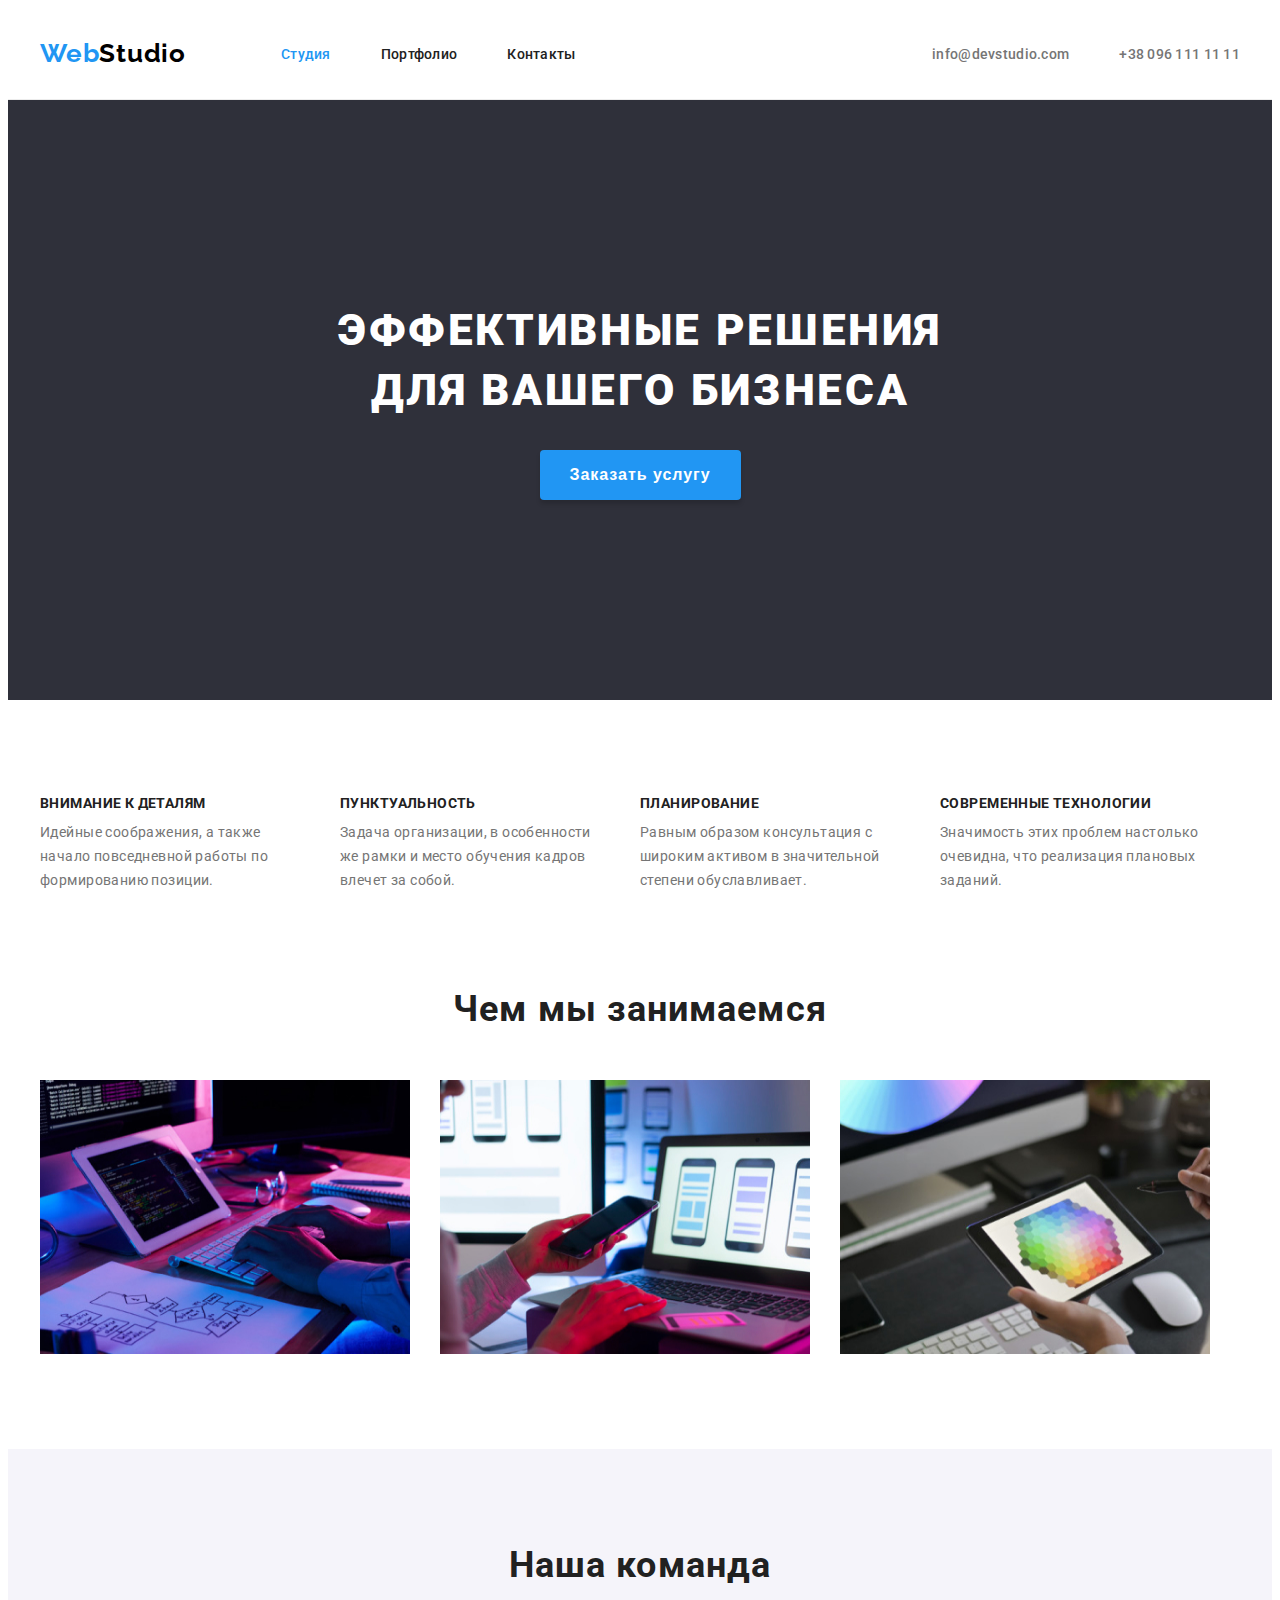
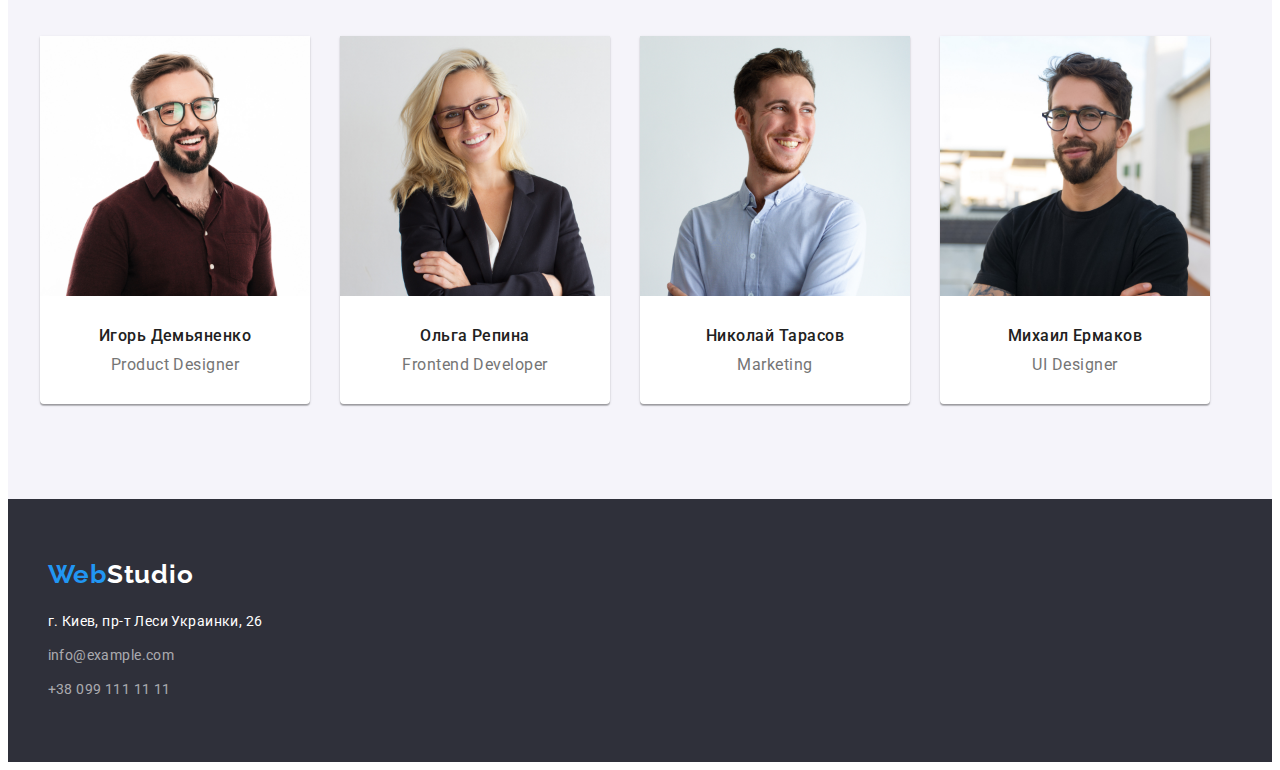
<file: index.html>
<!DOCTYPE html>
<html lang="ru">
<head>
    <meta charset="UTF-8">
    <meta name="viewport" content="width=device-width, initial-scale=1.0">
    <title>Студия</title>
    <link rel="preconnect" href="https://fonts.gstatic.com">
    <link href="https://fonts.googleapis.com/css2?family=Raleway:wght@700&family=Roboto:wght@400;500;700;900&display=swap" rel="stylesheet">
    <link rel="stylesheet" href="https://cdnjs.cloudflare.com/ajax/libs/modern-normalize/1.0.0/modern-normalize.min.css" integrity="sha512-ISS7cAi1PEhQ8jnbJpJZMd29NlhNj4AWYyLOSp2CE/CsHxTCu+r+t0D2yoJudVrd0/8fTVPUVDzY5Tvli75u/g==" crossorigin="anonymous" />
    <link rel="stylesheet" href="./css/style.css">
</head>
<body>
    <header class="header">
        <!--main navigation-->
        <div class="container">
            <nav class="main-nav">
                <!--main link -->
                <a class="main-link link" lang="en" href="./index.html"><span class="web">Web</span><span class="studio">Studio</span></a>
                <!--list of links to other pages of web-->
                <ul class="nav-list list">
                    <li class="nav-list-item">
                        <a class="nav-list-link link current" href="./index.html">Студия</a>
                    </li>
                 <li class="nav-list-item">
                        <a class="nav-list-link link" href="./portfolio.html">Портфолио</a>
                    </li>
                    <li class="nav-list-item">
                        <a class="nav-list-link link" href="#">Контакты</a>
                    </li>
                </ul>
            </nav>
            <!--list of contacts links-->
            <ul class="mail-tel-list list">
                <li class="mltel-list-item">
                    <a class="mail-link link" href="mailto:info@devstudio.com">info@devstudio.com</a>
                </li>
                <li class="mltel-list-item">
                    <a class="tel-link link" href="tel:+380961111111">+38 096 111 11 11</a>
                </li>
            </ul>
        </div>
    </header>
    <main>
        <!--HERO-->
        <section class="hero">
            <div class="container">
                <h1 class="hero-title">Эффективные решения <br> для вашего бизнеса</h1>
                <button class="modal-btn" type="button">Заказать услугу</button>
            </div>
        </section>
        <!--Our strengths-->
        <section class="strengths">
            <div class="container">
                <h2 class="strengths-title">Наши сильные стороны</h2>
                <ul class="strengths-list list">
                    <li class="str-list-item">
                        <h3 class="str-item-title">Внимание к деталям</h3>
                        <p class="str-item-descr">Идейные соображения, а также начало повседневной работы по формированию позиции.</p>
                    </li>
                    <li class="str-list-item">
                        <h3 class="str-item-title">Пунктуальность</h3>
                        <p class="str-item-descr">Задача организации, в особенности же рамки и место обучения кадров влечет за собой.</p>
                    </li>
                    <li class="str-list-item">
                        <h3 class="str-item-title">Планирование</h3>
                        <p class="str-item-descr">Равным образом консультация с широким активом в значительной степени обуславливает.</p>
                    </li>
                    <li class="str-list-item">
                        <h3 class="str-item-title">Современные технологии</h3>
                        <p class="str-item-descr">Значимость этих проблем настолько очевидна, что реализация плановых заданий.</p>
                    </li>
                </ul>
            </div>
        </section>
        <!--Our PROFESSION-->
        <section class="profession">
            <div class="container">
                <h2 class="section-title">Чем мы занимаемся</h2>
                <ul class="profession-list list">
                    <li class="profession-list-item">
                        <img src="./images/work/img_1.jpg" alt="Человек програмирует" width="370" height="274">
                    </li>
                    <li class="profession-list-item">
                        <img src="./images/work/img_2.jpg" alt="Человек адаптирует приложение/страницу под телефоны" width="370" height="274">
                    </li>
                    <li class="profession-list-item">
                        <img src="./images/work/img_3.jpg" alt="Человек занимаеться дизайном" width="370" height="274">
                    </li>
                </ul>
            </div>
        </section>
        <!--Our team -->
        <section class="team">
            <div class="container">
                <h2 class="section-title">Наша команда</h2>
                <ul class="team-list list">
                    <li class="team-list-item">
                        <img src="./images/team/igor.jpg" alt="Фото Игоря Демьяненко" width="270" height="260">
                        <div class="team-pad">
                            <h3 class="team-item-title">Игорь Демьяненко</h3>
                            <p class="team-item-descr" lang="en">Product Designer</p>
                        </div>
                    </li>
                    <li class="team-list-item">
                        <img src="./images/team/olga.jpg" alt="Фото Ольги Репиной" width="270" height="260">
                        <div class="team-pad">
                            <h3 class="team-item-title">Ольга Репина</h3>
                            <p class="team-item-descr" lang="en">Frontend Developer</p>
                        </div>
                    </li>
                    <li class="team-list-item">
                        <img src="./images/team/nicolay.jpg" alt="Фото Николая Тарасова" width="270" height="260">
                        <div class="team-pad">
                            <h3 class="team-item-title">Николай Тарасов</h3>
                            <p class="team-item-descr" lang="en">Marketing</p>
                        </div>
                    </li>
                    <li class="team-list-item">
                        <img src="./images/team/michael.jpg" alt="Фото Михаила Ермакова" width="270" height="260">
                        <div class="team-pad">
                            <h3 class="team-item-title">Михаил Ермаков</h3>
                            <p class="team-item-descr" lang="en">UI Designer</p>
                        </div>
                    </li>
                </ul>
            </div>
        </section>
    </main>
    <footer class="footer">
        <div class="container">
            <!--ссылка на главную страничку -->
            <a class="main-link link" lang="en" href="./index.html"><span class="web">Web</span><span class="studio-footer">Studio</span></a>
            <!--CONTACTS-->
            <address class="contacts">
                <ul class="contacts-list list">
                    <li class="contacts-list-item">
                        <a class="contacts-position-link link" href="https://goo.gl/maps/kBM2aUn1Re7FaLF18" target="_blank">г. Киев, пр-т Леси Украинки, 26</a>
                    </li>
                    <li class="contacts-list-item">
                        <a class="contacts-mail-link link" href="mailto:info@example.com">info@example.com</a>
                    </li>
                    <li class="contacts-list-item">
                        <a class="contacts-tel-link link" href="tel:+380991111111">+38 099 111 11 11</a>
                    </li>
                </ul>
            </address>
        </div>
    </footer>
</body>
</html>
</file>
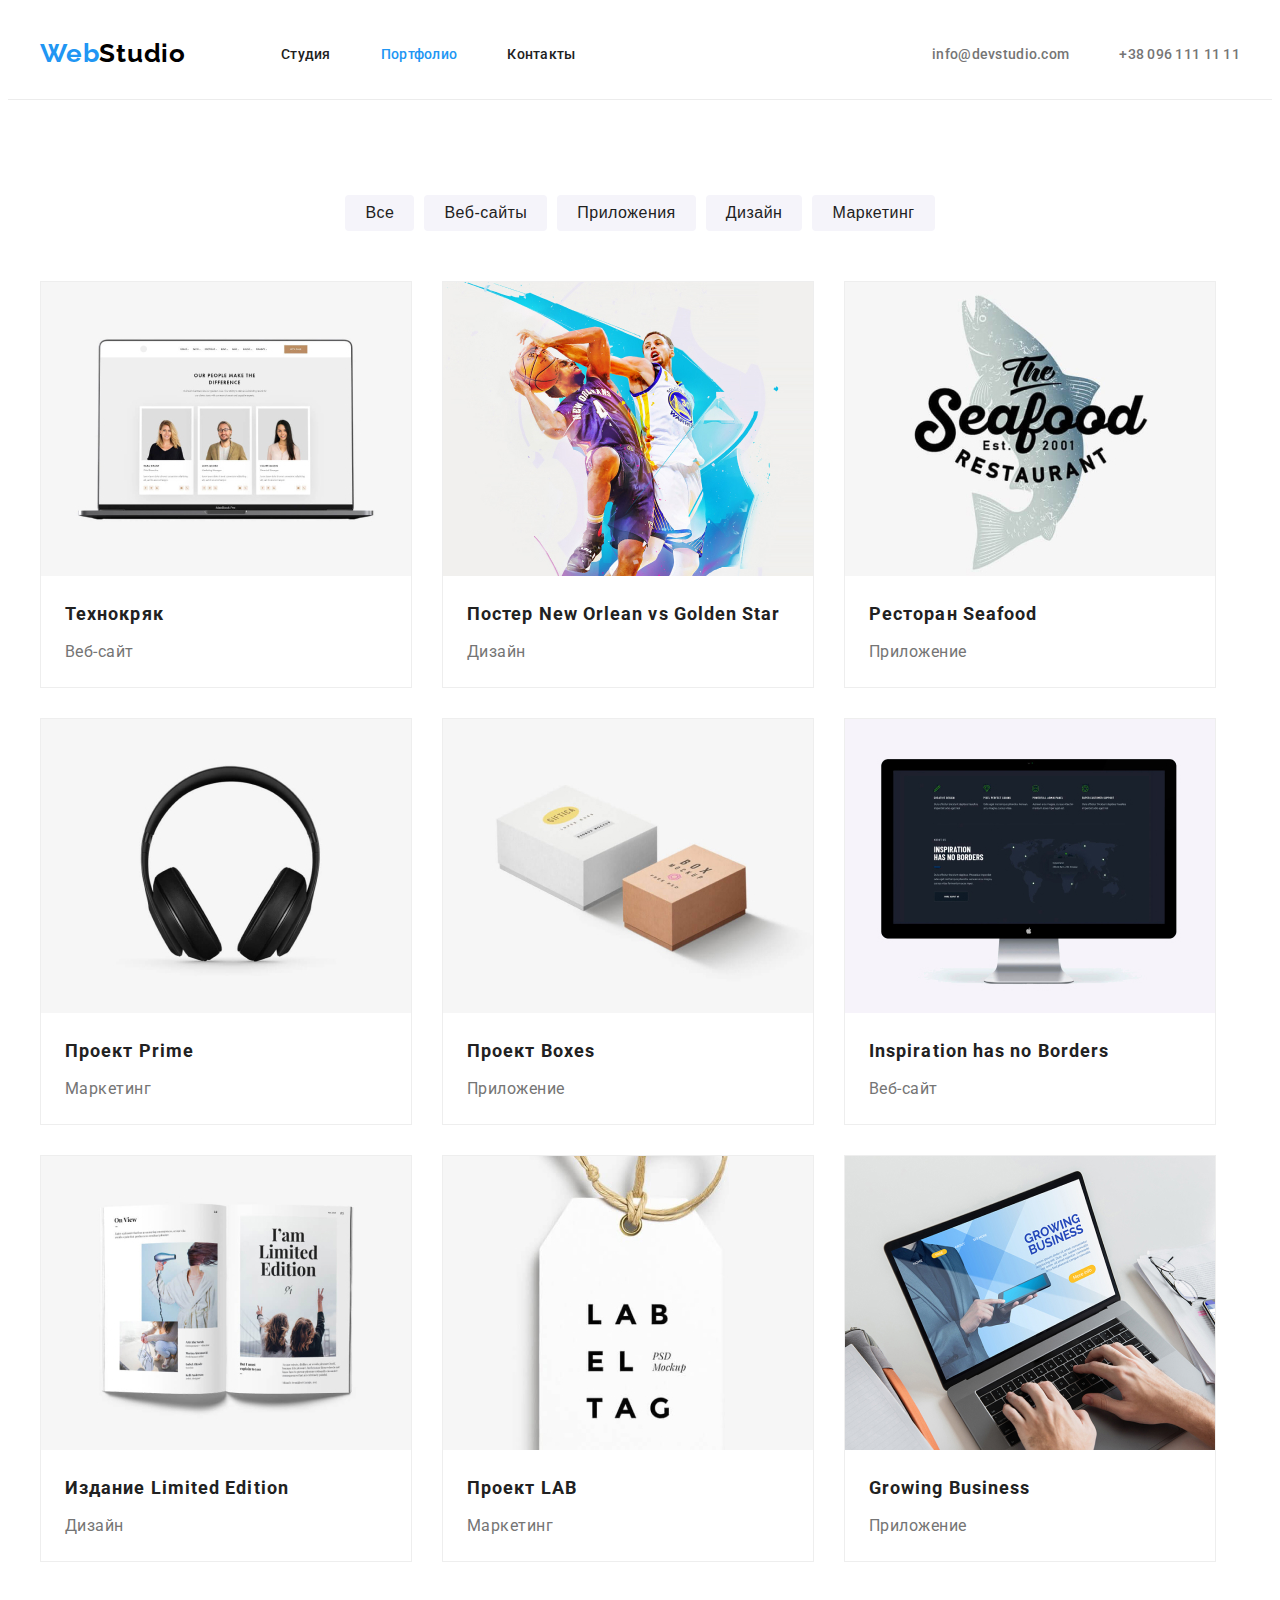
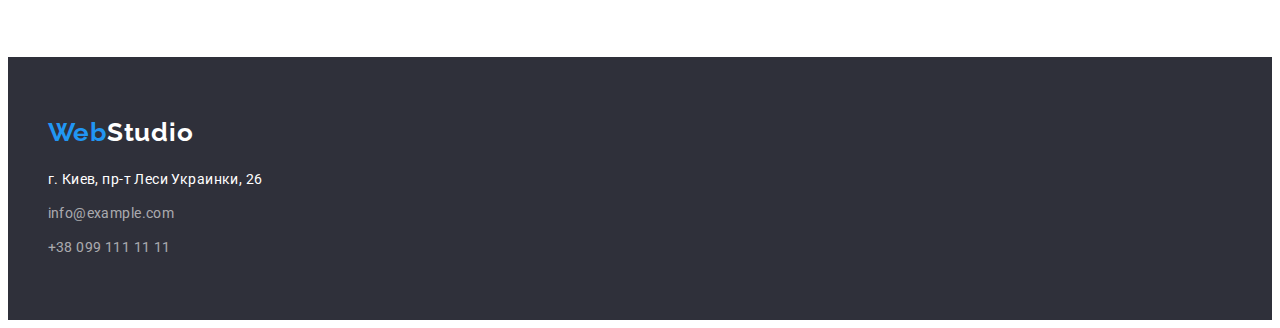
<file: portfolio.html>
<!DOCTYPE html>
<html lang="ru">
<head>
    <meta charset="UTF-8">
    <meta name="viewport" content="width=device-width, initial-scale=1.0">
    <title>Портфолио</title>
    <link rel="preconnect" href="https://fonts.gstatic.com">
    <link href="https://fonts.googleapis.com/css2?family=Raleway:wght@700&family=Roboto:wght@400;500;700;900&display=swap" rel="stylesheet">
    <link rel="stylesheet" href="https://cdnjs.cloudflare.com/ajax/libs/modern-normalize/1.0.0/modern-normalize.min.css" integrity="sha512-ISS7cAi1PEhQ8jnbJpJZMd29NlhNj4AWYyLOSp2CE/CsHxTCu+r+t0D2yoJudVrd0/8fTVPUVDzY5Tvli75u/g==" crossorigin="anonymous" />
    <link rel="stylesheet" href="./css/style.css">
</head>
<body>
    <header class="header">
        <!--main navigation-->
        <div class="container">
            <nav class="main-nav">
                <!--main link -->
                <a class="main-link link" lang="en" href="./index.html"><span class="web">Web</span><span class="studio">Studio</span></a>
                <!--list of links to other pages of web-->
                <ul class="nav-list list">
                    <li class="nav-list-item">
                        <a class="nav-list-link link" href="./index.html">Студия</a>
                    </li>
                 <li class="nav-list-item">
                        <a class="nav-list-link link current" href="./portfolio.html">Портфолио</a>
                    </li>
                    <li class="nav-list-item">
                        <a class="nav-list-link link" href="#">Контакты</a>
                    </li>
                </ul>
            </nav>
            <!--list of contacts links-->
            <ul class="mail-tel-list list">
                <li class="mltel-list-item">
                    <a class="mail-link link" href="mailto:info@devstudio.com">info@devstudio.com</a>
                </li>
                <li class="mltel-list-item">
                    <a class="tel-link link" href="tel:+380961111111">+38 096 111 11 11</a>
                </li>
            </ul>
        </div>
    </header>
    <main>
        <!--Our works/PORTFOLIO-->
       <section class="works">
           <div class="container">
                <h1 class="works-title">Наше Портфолио</h1>

                <!--filter buttons for portfolio-->
                <ul class="filter-list list">
                    <li class="filter-list-item">
                        <button class="filter-btn" type="button">Все</button>
                        </li>
                    <li class="filter-list-item">
                        <button class="filter-btn" type="button">Веб-сайты</button>
                        </li>
                    <li class="filter-list-item">
                        <button class="filter-btn" type="button">Приложения</button>
                        </li>
                    <li class="filter-list-item">
                        <button class="filter-btn" type="button">Дизайн</button>
                        </li>
                    <li class="filter-list-item">
                        <button class="filter-btn" type="button">Маркетинг</button>
                    </li>
                </ul>

                <!--WORKS/PORTFOLIO-->
                <ul class="works-list list">
                    <!--Web-site TechnoKryak-->
                    <li class="works-list-item">
                        <a class="works-item-link link" href="">
                            <img src="./images/portfolio/techkryak.jpg" alt="веб-сайт Технокряк" width = "370" height = "294">
                            <div class="portfolio-pad">
                                <h2 class="works-item-title">Технокряк</h2>
                                <p class="works-item-descr">Веб-сайт</p>
                            </div>
                        </a>
                    </li>
                    <!--Design Poster New Orlean vs Golden Star-->
                    <li class="works-list-item">
                        <a class="works-item-link link" href="">
                            <img src="./images/portfolio/post_neworlean.jpg" alt="постер игроков баскетбола" width = "370" height = "294">
                            <div class="portfolio-pad">
                                <h2 class="works-item-title">Постер <span lang="en">New Orlean vs Golden Star</span> </h2>
                                <p class="works-item-descr">Дизайн</p>
                            </div>
                        </a>
                    </li>
                    <!--Application Restaurant SeaFood-->
                    <li class="works-list-item">
                        <a class="works-item-link link" href="">
                            <img src="./images/portfolio/restaurant_seafood.jpg" alt="логотип ресторана сифуд" width = "370" height = "294">
                            <div class="portfolio-pad">
                                <h2 class="works-item-title">Ресторан <span lang="en">Seafood</span></h2>
                                <p class="works-item-descr">Приложение</p>
                            </div>
                        </a>
                    </li>
                    <!--Marketing Project Prime-->
                    <li class="works-list-item">
                        <a class="works-item-link link" href="">
                            <img src="./images/portfolio/project_prime.jpg" alt="фото наушников" width = "370" height = "294">
                            <div class="portfolio-pad">
                                <h2 class="works-item-title">Проект <span lang="en">Prime</span> </h2>
                                <p class="works-item-descr">Маркетинг</p>
                            </div>
                        </a>
                    </li>
                    <!--Applicationa Project Boxes-->
                    <li class="works-list-item">
                        <a class="works-item-link link" href="">
                            <img src="./images/portfolio/project_boxes.jpg" alt="две коробки" width = "370" height = "294">
                            <div class="portfolio-pad">
                                <h2 class="works-item-title">Проект <span lang="en">Boxes</span> </h2>
                                <p class="works-item-descr">Приложение</p>
                            </div>
                        </a>
                    </li>
                    <!--Web-site Inspiration has no borders-->
                    <li class="works-list-item">
                        <a class="works-item-link link" href="">
                            <img src="./images/portfolio/inspiration_nobord.jpg" alt="веб-сайт Вдохновение не имеет границ" width = "370" height = "294">
                            <div class="portfolio-pad">
                                <h2 class="works-item-title" lang="en">Inspiration has no Borders</h2>
                                <p class="works-item-descr">Веб-сайт</p>
                            </div>
                        </a>
                    </li>
                    <!--Design publication LIMITED EDITION-->
                    <li class="works-list-item">
                        <a class="works-item-link link" href="">
                            <img src="./images/portfolio/limited_edition.jpg" alt="книга издания Лимитд Едишн" width = "370" height = "294">
                            <div class="portfolio-pad">
                                <h2 class="works-item-title">Издание <span lang="en">Limited Edition</span></h2>
                                <p class="works-item-descr">Дизайн</p>
                            </div>
                        </a>
                    </li>
                    <!--Marketing Project LAB-->
                    <li class="works-list-item">
                        <a class="works-item-link link" href="">
                            <img src="./images/portfolio/project_lab.jpg" alt="логотип проекта ЛАБ" width = "370" height = "294">
                            <div class="portfolio-pad">
                                <h2 class="works-item-title">Проект <span lang="en">LAB</span></h2>
                                <p class="works-item-descr">Маркетинг</p>
                            </div>
                        </a>
                    </li>
                    <!--Application GROWING BUSINESS-->
                    <li class="works-list-item">
                        <a class="works-item-link link" href="">
                            <img src="./images/portfolio/grow_business.jpg" alt="фото страницы сайта Гроуинг Бизнес" width = "370" height = "294">
                            <div class="portfolio-pad">
                                <h2 class="works-item-title" lang="en">Growing Business</h2>
                                <p class="works-item-descr">Приложение</p>
                            </div>
                        </a>
                    </li>
                </ul>
           </div>
           
       </section>
    </main>
    <footer class="footer">
        <div class="container">
            <!--ссылка на главную страничку -->
            <a class="main-link link" lang="en" href="./index.html"><span class="web">Web</span><span class="studio-footer">Studio</span></a>
            <!--CONTACTS-->
            <address class="contacts">
                <ul class="contacts-list list">
                    <li class="contacts-list-item">
                        <a class="contacts-position-link link" href="https://goo.gl/maps/kBM2aUn1Re7FaLF18" target="_blank">г. Киев, пр-т Леси Украинки, 26</a>
                    </li>
                    <li class="contacts-list-item">
                        <a class="contacts-mail-link link" href="mailto:info@example.com">info@example.com</a>
                    </li>
                    <li class="contacts-list-item">
                        <a class="contacts-tel-link link" href="tel:+380991111111">+38 099 111 11 11</a>
                    </li>
                </ul>
            </address>
        </div>
    </footer>
</body>
</html>
</file>
<file: css/style.css>
/**
#212121 - цвет навигации и заголовка - главный текст
#757575 - цвет телефона и мыла, текста - второстипенный
#2F303A - цвет фона для секции героя
#F5F4FA - цвет фона второстипенный, светлого серого
#E5E5E5 - цвет фона главный
**/

/*variants */
:root {
    --text-font: "Roboto", sans-serif;
    --logo-font: "Raleway", sans-serif;
    --accent-color: #2196F3;
    --main-text-col: #212121;
    --second-text-col: #757575;
    --white-text: #FFFFFF;
    --ground-color: #2F303A;
    --accent2-color: #F5F4FA;
    --ground-main-color: #E5E5E5;
}

/*.....*/
body {
    font-family: var(--text-font);
    
}


h1,
h2,
h3,
h4,
h5,
h6,
p {
    margin: 0;
}

ul,ol {
    margin: 0;
    padding: 0;
}

img {
    display: block;
}

.link {
    text-decoration: none;
}

.list {
    list-style-type: none;
}

.container {
    width: 1200px;
    padding-left: 15px;
    padding-right: 15px;
    margin: 0 auto;
}
/*..................HEADER FOR ALL PAGES.........................*/
.header {
    padding-top: 30px;
    padding-bottom: 30px;
    border-bottom: 1px solid #ECECEC;
}
.header .container {
    display: flex;
    align-items: center;
}

.main-nav {
    display: flex;
    align-items: center;
}
.nav-list {
    display: flex;
    align-items: center;
}

/*...MAIN LINK/LOGO...*/
.main-nav .main-link {
    margin-right: 95px;
}
.web{
    font-family: var(--logo-font);
    font-weight: 700;
    font-size: 26px;
    line-height: 1.192;
    letter-spacing: 0.03em;
    color: var(--accent-color);
}
.studio {
    font-family: var(--logo-font);
    font-weight: 700;
    font-size: 26px;
    line-height: 1.192;
    letter-spacing: 0.03em;
    color: #000000;
}
/*... END MAIN LINK/LOGO...*/

/*...navigation...*/
.nav-list-link,
.mail-link,
.tel-link {
    padding: 32px 0px;;
}
.nav-list-item:not(:last-child) {
    margin-right: 50px;
}
.nav-list-link {
    font-weight: 500;
    font-size: 14px;
    line-height: 1.143;
    letter-spacing: 0.02em;
    color: var(--main-text-col);
}
.nav-list-link:hover,
.nav-list-link:focus {
    color: var(--accent-color);
}
/*...current color for active page*/
.current {
    color: var(--accent-color);
}

/*mail y telephone*/
.mail-tel-list {
    display: flex;
    align-items: center;
    margin-left: auto;
}

.mltel-list-item:not(:last-child) {
    margin-right: 50px;
}
.mail-link,
.tel-link { 
    font-weight: 500;
    font-size: 14px;
    line-height: 1.143;
    letter-spacing: 0.02em;
    color: var(--second-text-col);
}
.mail-link:hover,
.mail-link:focus {
    color: var(--accent-color);
}
.tel-link:hover,
.tel-link:focus {
    color: var(--accent-color);
}
/*..........END HEADER..........*/



/*..........MAIN..........*/
/* ...HERO-MAIN PAGE-STUDIO...*/
.hero {
    background-color: var(--ground-color); /*цвет фона для секции героя*/

    padding: 200px 0;

}
.hero-title {
    font-weight: 900;
    font-size: 44px;
    line-height: 1.364;
    text-align: center;
    letter-spacing: 0.06em;
    text-transform: uppercase;
    color: var(--white-text);

    margin-bottom: 30px;
    margin-right: auto;
    margin-left: auto;
}
.modal-btn {
    min-width: 200px;
    height: 50px;
    box-shadow: 0px 4px 4px rgba(0, 0, 0, 0.15);
    border-radius: 4px;
    background-color: var(--accent-color);
    border: 0px;

    padding: 10px 30px;

    font-weight: 700;
    font-size: 16px;
    line-height: 1.875;
    display: flex;
    align-items: center;
    text-align: center;
    letter-spacing: 0.06em;
    color: var(--white-text);
    
    margin-right: auto;
    margin-left: auto;
}
/*..........STRENGHTS - НАША СИЛА..........*/
.strengths {
    padding-top: 95px;
    padding-bottom: 95px;
}
.strengths-title {
    display: none;
}

.strengths-list {
    display: flex;
    align-items: center;

}

.str-list-item {
    width: 270px;
}
.str-list-item:not(:last-child) {
    margin-right: 30px;
}
.str-item-title {
    margin-bottom: 10px;

    font-weight: 700;
    font-size: 14px;
    line-height: 1.143;
    letter-spacing: 0.03em;
    text-transform: uppercase;
    color: var(--main-text-col);
}
.str-item-descr {
    font-weight: 400;
    font-size: 14px;
    line-height: 1.71;
    letter-spacing: 0.03em;
    color: var(--second-text-col);
}
/*..........PROFESSION - ЧЕМ ЗАНИМАЕМСЯ..........*/
.profession {
    padding-bottom: 95px;
}
.profession-list {
    display: flex;
    align-items: center;
}

.profession-list-item:not(:last-child) {
    margin-right: 30px;
}
.section-title {
    margin-bottom: 50px;

    font-weight: 700;
    font-size: 36px;
    line-height: 1.167;
    text-align: center;
    letter-spacing: 0.03em;
    color: var(--main-text-col);
} /*...TITLE FOR WORK AND TEAM...*/

/*..........TEAM..........*/
.team {
    background-color: var(--accent2-color);
    padding-bottom: 95px;
    padding-top: 95px;
}

.team-list {
    display: flex;
    align-items: center;
}
.team-list-item:not(:last-child) {
    margin-right: 30px;
}

.team-list-item {
    width: 270px;
    background-color: var(--white-text);
    box-shadow: 0px 1px 3px rgba(0, 0, 0, 0.12), 0px 1px 1px rgba(0, 0, 0, 0.14), 0px 2px 1px rgba(0, 0, 0, 0.2);
    border-radius: 0px 0px 4px 4px;
}
/*контейнер для падингов для карточек НАША КОМАНДА*/
.team-pad {
    padding: 30px 32px;;
}

.team-item-title {
    margin-bottom: 10px;;


    font-weight: 500;
    font-size: 16px;
    line-height: 1.188;  
    text-align: center;
    letter-spacing: 0.03em;
    color: var(--main-text-col);
}
.team-item-descr {
    font-weight: 400;
    font-size: 16px;
    line-height: 1.188;
    text-align: center;
    letter-spacing: 0.03em;
    color: var(--second-text-col);
}
/*.......... END MAIN..........*/



/*..........FOOTER FOR ALL PAGES..........*/
.footer {
    background-color: var(--ground-color);

    padding-top: 60px;
    padding-bottom: 60px;
    padding-left: 15px;
}

.contacts {
    font-style: normal;
    margin-top: 20px;
}

.contacts-list-item:not(:last-child) {
    margin-bottom: 10px;
}

.studio-footer {
    font-family: var(--logo-font);
    font-weight: 700;
    font-size: 26px;
    line-height: 1.192;
    letter-spacing: 0.03em;
    color: var(--white-text);
}
/*...geolocation-position...*/
.contacts-position-link {
    font-weight: normal;
    font-size: 14px;
    line-height: 1.714;
    letter-spacing: 0.03em;
    color: var(--white-text);
}
/*...mail and telephone...*/
.contacts-mail-link,
.contacts-tel-link {
    font-weight: normal;
    font-size: 14px;
    line-height: 1.714;
    letter-spacing: 0.03em;
    color: rgba(255, 255, 255, 0.6);
}

/*.......... END FOOTER..........*/





/*...............CSS FOR PAGE PORTFOLIO...............*/
/*.......... MAIN PORTFOLIO..........*/
.works {
    padding: 95px 0px;
}

.works-title {
    display: none;
}

/*...FILTER BUTTONS...*/
.filter-list {
    display: flex;
    align-items: center;

    justify-content: center;

    margin-bottom: 50px;
}

.filter-list-item:not(:last-child) {
    margin-right: 10px;
}
.filter-btn {
    background-color: var(--accent2-color);
    border-radius: 4px;
    border: 0px;

    padding: 5px 20px;

    font-weight: 500;
    font-size: 16px;
    line-height: 1.625;
    text-align: center;
    letter-spacing: 0.03em;
    color: var(--main-text-col);
}
.filter-btn:hover,
.filter-btn:focus {
    color: var(--white-text);
    background-color: var(--accent-color);
    box-shadow: 0px 3px 1px rgba(0, 0, 0, 0.1), 0px 1px 2px rgba(0, 0, 0, 0.08), 0px 2px 2px rgba(0, 0, 0, 0.12);
    border-radius: 4px;
    border: 0px;
}

/*...WORKS/PORTFOLIO...*/
.works-list {
    display: flex;
    align-items: center;
    flex-wrap: wrap;
}
.works-list-item {
    width: 370px;
    background-color: var(--white-text);
    border: 1px solid #EEEEEE;
}

.works-list-item:not(:nth-child(3n)) {
    margin-right: 30px;
}
.works-list-item:not(:nth-child(n+7)) {
    margin-bottom: 30px;
}
/*контейнер для падингов для карточек ПОРТФОЛИО*/
.portfolio-pad{
    padding: 20px 24px;
}
.works-item-title {
    margin-bottom: 5px;

    font-weight: 700;
    font-size: 18px;
    line-height: 2.00;
    letter-spacing: 0.06em;
    color: var(--main-text-col);
}
.works-item-descr {

    font-weight: 400;
    font-size: 16px;
    line-height: 1.875;
    letter-spacing: 0.03em;
    color: var(--second-text-col);
}
</file>
